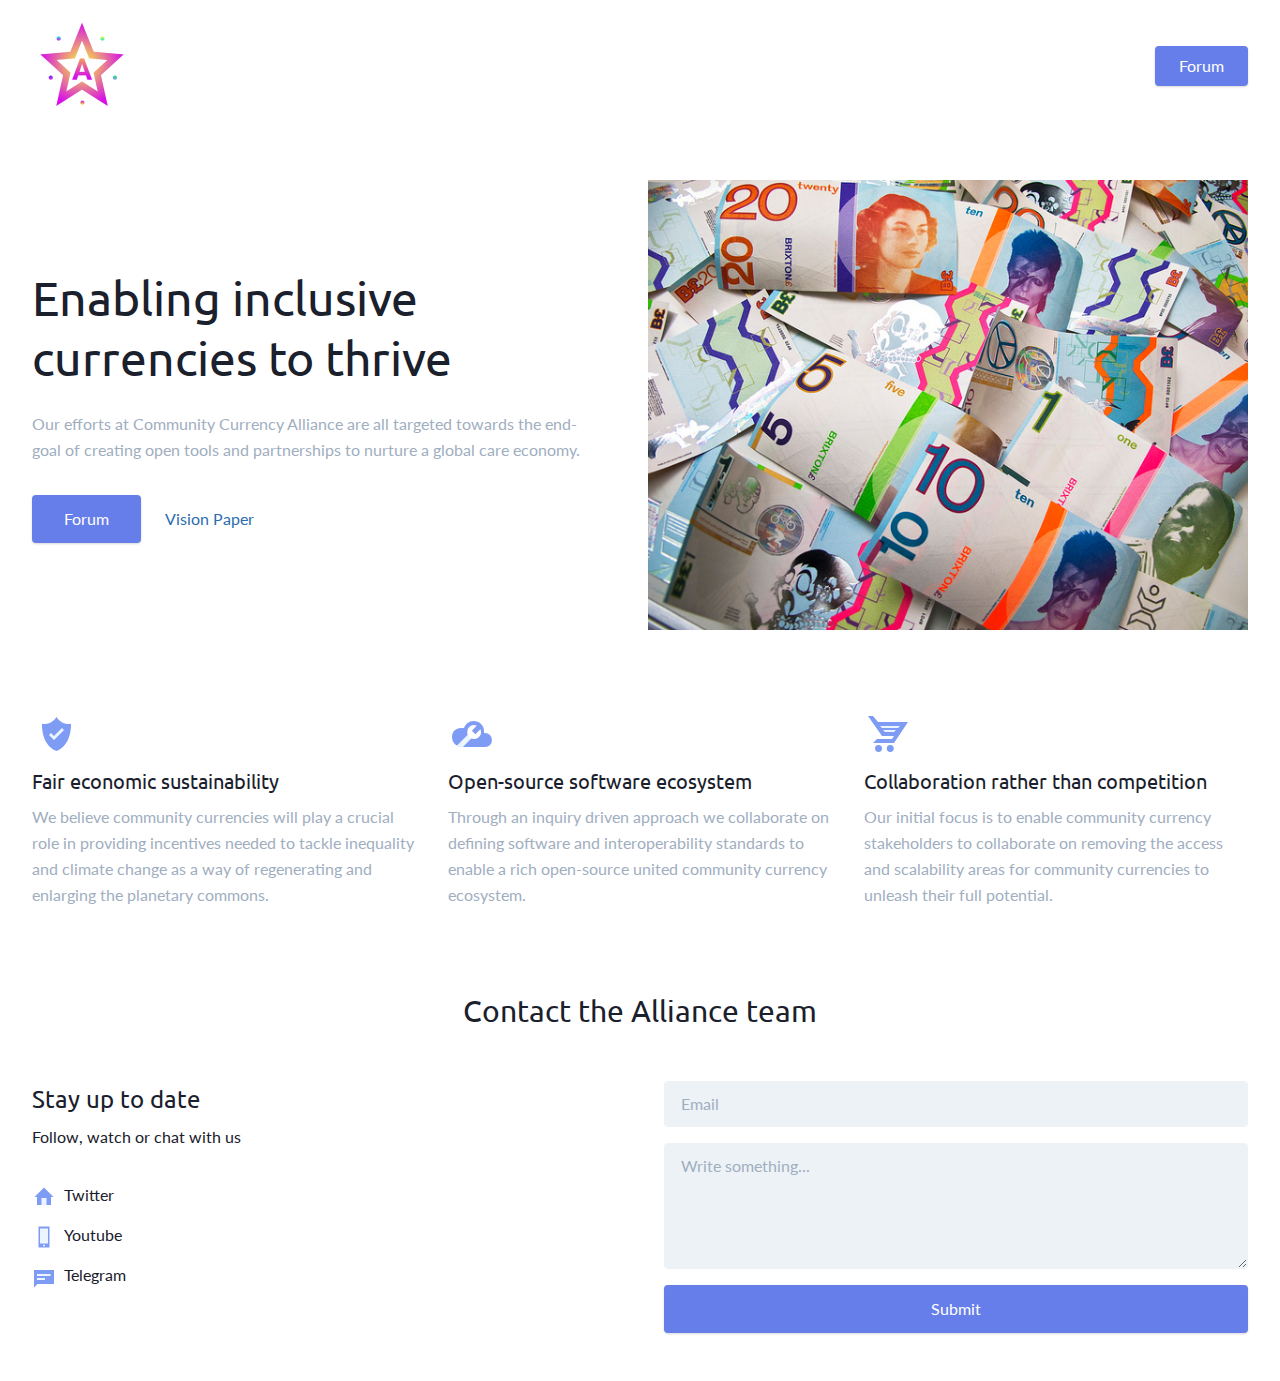
<file: index.html>
<!DOCTYPE html>
<html lang="en">
  <head>
    <title>Page title</title>
    <meta charset="utf-8">
    <meta name="viewport" content="width=device-width, initial-scale=1, shrink-to-fit=no">
    <meta name="description" content="">
    <meta name="author" content="">
    <link rel="stylesheet" href="https://fonts.googleapis.com/css?family=Ubuntu:300,300i,400i,400,500,500i,700,700i|Lato:100,100i,300,300i,400i,400,700,700i,900,900i|Ubuntu+Mono:400i,400,700,700i&amp;subset=latin">
    <link rel="stylesheet" href="css/tailwind/tailwind.min.css">
    <link rel="icon" type="image/png" sizes="16x16" href="favicon-tailwind.png">
    <script src="js/main.js"></script>
  </head>
  <body class="bg-body text-body font-body">
    <div class="container mx-auto px-4"> 
    
      <nav class="flex flex-wrap items-center justify-between p-4">
        <div class="flex flex-shrink-0 mr-10"><a class="text-xl text-indigo-500 font-semibold" href="#"><img src="images/Group_36.png" alt="" width="100"></a></div>
        <div class="block lg:hidden">
          <button class="navbar-burger flex items-center py-2 px-3 text-indigo-500 rounded border border-indigo-500">
            <svg class="fill-current h-3 w-3" viewBox="0 0 20 20" xmlns="http://www.w3.org/2000/svg">
              <title>Menu</title>
              <path d="M0 3h20v2H0V3zm0 6h20v2H0V9zm0 6h20v2H0v-2z">
              </path></svg>
          </button>
        </div>
        <div class="navbar-menu hidden lg:flex lg:flex-grow lg:items-center w-full lg:w-auto">
          <div class="lg:mr-auto"><a class="block lg:inline-block mt-4 lg:mt-0 mr-10 text-blue-900 hover:text-blue-700" href="#"></a><a class="block lg:inline-block mt-4 lg:mt-0 mr-10 text-blue-900 hover:text-blue-700" href="#"></a><a class="block lg:inline-block mt-4 lg:mt-0 mr-10 text-blue-900 hover:text-blue-700" href="#"></a><a class="block lg:inline-block mt-4 lg:mt-0 text-blue-900 hover:text-blue-700" href="#"></a></div>
          <div><a class="block lg:inline-block mt-4 lg:mt-0 lg:mr-8 text-blue-900 hover:text-blue-700" href="#"></a><a class="inline-block py-3 px-6 mt-4 lg:mt-0 leading-none text-white bg-indigo-500 hover:bg-indigo-600 rounded shadow" href="https://currency.community/">Forum</a></div>
        </div>
      </nav>
    
      <section class="py-12 px-4"><div class="flex flex-wrap items-center text-center lg:text-left -mx-2">
          <div class="lg:w-1/2 px-2 lg:pr-10 mt-10 lg:mt-0 order-1 lg:order-none">
            <h2 class="text-5xl mb-6 leading-tight font-heading">Enabling inclusive currencies to thrive</h2>
            <p class="mb-8 text-gray-500 leading-relaxed">Our efforts at Community Currency Alliance are all targeted towards the end-goal of creating open tools and partnerships to nurture a global care economy.</p>
            <div><a class="inline-block py-4 px-8 mr-6 leading-none text-white bg-indigo-500 hover:bg-indigo-600 rounded shadow" href="https://currency.community/">Forum</a><a class="text-blue-700 hover:underline" href="#">Vision Paper</a></div>
          </div>
          <div class="lg:w-1/2 px-2"><img src="images/New.jpg" alt=""></div>
        </div>
      </section>
    
      <section class="py-8 px-4"><div class="flex flex-wrap -mx-4 -mb-6">
          <div class="lg:w-1/3 px-4 mb-6">
            <img src="placeholders/icons/shield.svg" alt=""><h3 class="text-xl my-2 font-heading">Fair economic sustainability</h3>
            <p class="text-gray-500 leading-relaxed">We believe community currencies will play a crucial role in providing incentives needed to tackle inequality and climate change as a way of regenerating and enlarging the planetary commons. </p>
          </div>
          <div class="lg:w-1/3 px-4 mb-6">
            <img src="placeholders/icons/cloud-tools.svg" alt=""><h3 class="text-xl my-2 font-heading">Open-source software ecosystem</h3>
            <p class="text-gray-500 leading-relaxed">Through an inquiry driven approach we collaborate on defining software and interoperability standards to enable a rich open-source united community currency ecosystem.</p>
          </div>
          <div class="lg:w-1/3 px-4 mb-6">
            <img src="placeholders/icons/cart.svg" alt=""><h3 class="text-xl my-2 font-heading">Collaboration rather than competition</h3>
            <p class="text-gray-500 leading-relaxed">Our initial focus is to enable community currency stakeholders to collaborate on removing the access and scalability areas for community currencies to unleash their full potential. 
      </p>
          </div>
        </div>
      </section>
    
      <section class="py-12 px-4">
        <h2 class="text-3xl mb-12 text-center font-heading">Contact the Alliance team</h2>
        <div class="flex flex-wrap -mx-6">
          <div class="w-full lg:w-1/2 px-6 mb-8 lg:mb-0">
            <h3 class="text-2xl mb-2 font-heading">Stay up to date</h3>
            <p class="mb-8">Follow, watch or chat with us</p>
            <ul>
              <li class="mb-2"><img class="inline-block w-8 h-8 pr-2" src="placeholders/icons/home.svg" alt=""><span>Twitter</span></li>
              <li class="mb-2"><img class="inline-block w-8 h-8 pr-2" src="placeholders/icons/mobile.svg" alt=""><span>Youtube</span></li>
              <li class="mb-2"><img class="inline-block w-8 h-8 pr-2" src="placeholders/icons/message.svg" alt=""><span>Telegram</span></li>
            </ul>
          </div>
          <div class="w-full lg:w-1/2 px-6">
            <form>
              <div class="mb-4">
                <input class="appearance-none block w-full py-3 px-4 leading-tight text-gray-700 bg-gray-200 focus:bg-white border border-gray-200 focus:border-gray-500 rounded focus:outline-none" type="email" placeholder="Email">
              </div>
      
              <div class="mb-4"><textarea class="appearance-none block w-full py-3 px-4 leading-tight text-gray-700 bg-gray-200 focus:bg-white border border-gray-200 focus:border-gray-500 rounded focus:outline-none" placeholder="Write something..." rows="5"></textarea></div>
              <div>
                <button class="inline-block w-full py-4 px-8 leading-none text-white bg-indigo-500 hover:bg-indigo-600 rounded shadow">Submit</button>
              </div>
            </form>
          </div>
        </div>
      </section>
    </div>
  </body>
</html>
</file>
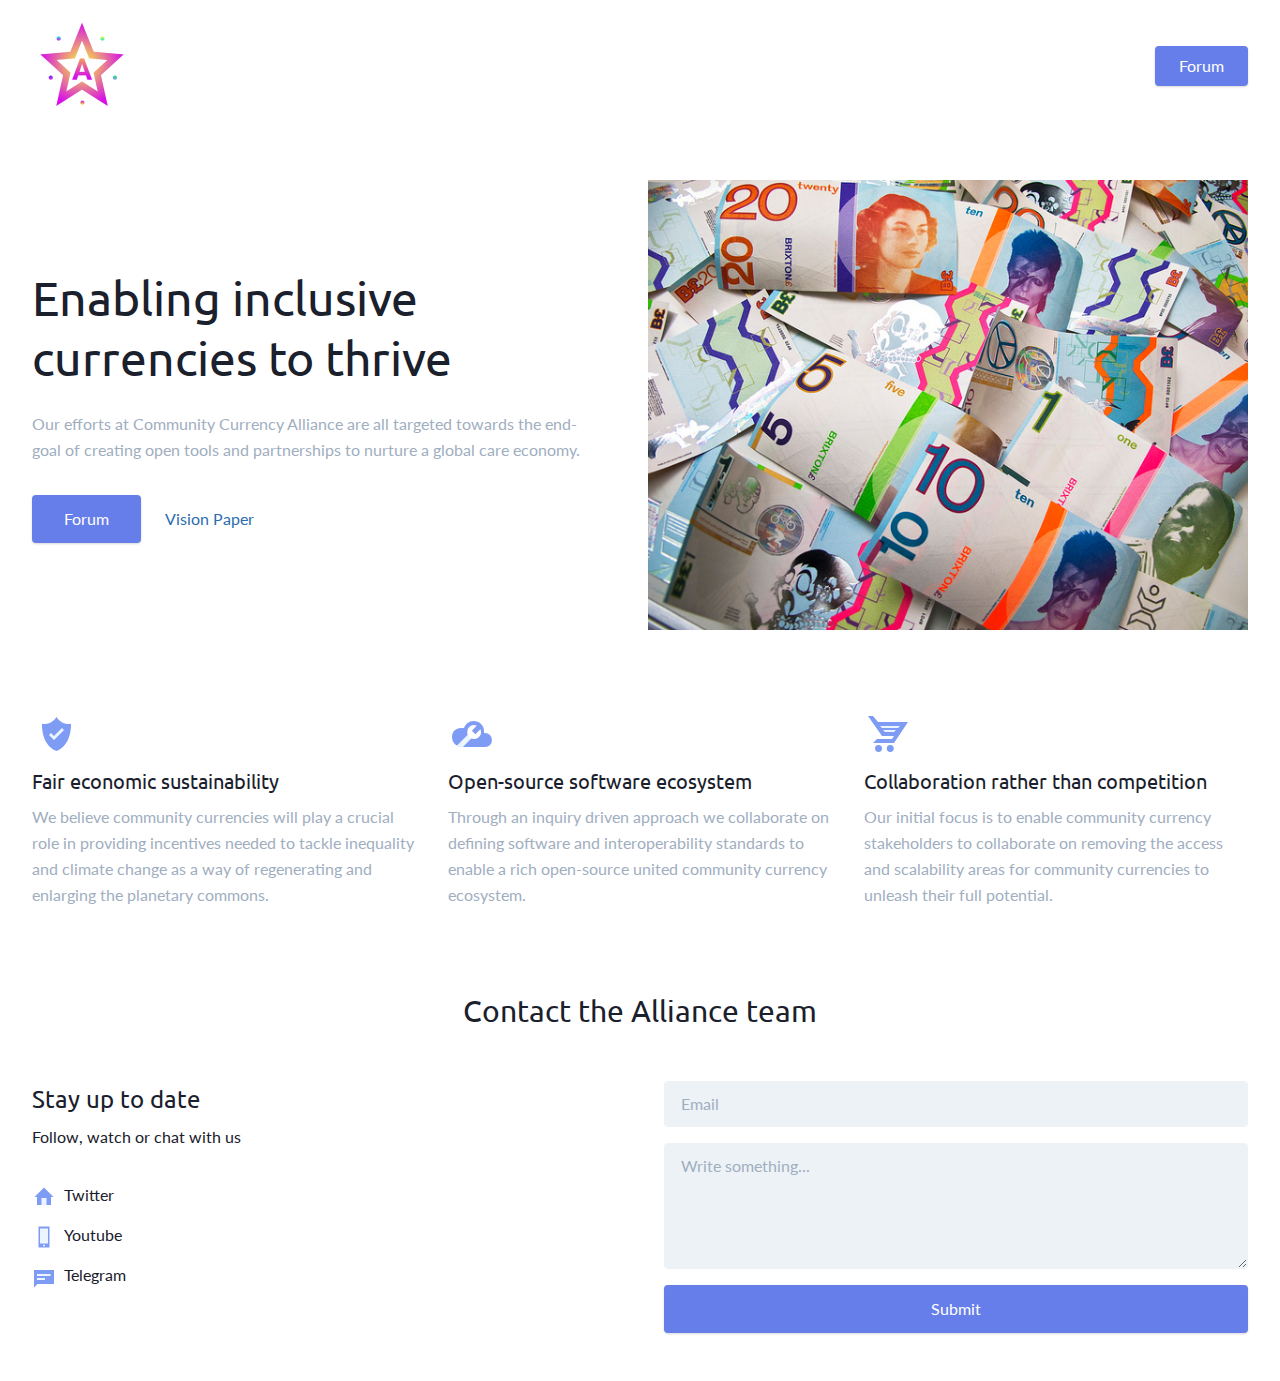
<file: public/index.html>
<!DOCTYPE html>
<html lang="en">
  <head>
    <title>Page title</title>
    <meta charset="utf-8">
    <meta name="viewport" content="width=device-width, initial-scale=1, shrink-to-fit=no">
    <meta name="description" content="">
    <meta name="author" content="">
    <link rel="stylesheet" href="https://fonts.googleapis.com/css?family=Ubuntu:300,300i,400i,400,500,500i,700,700i|Lato:100,100i,300,300i,400i,400,700,700i,900,900i|Ubuntu+Mono:400i,400,700,700i&amp;subset=latin">
    <link rel="stylesheet" href="css/tailwind/tailwind.min.css">
    <link rel="icon" type="image/png" sizes="16x16" href="favicon-tailwind.png">
    <script src="js/main.js"></script>
  </head>
  <body class="bg-body text-body font-body">
    <div class="container mx-auto px-4"> 
    
      <nav class="flex flex-wrap items-center justify-between p-4">
        <div class="flex flex-shrink-0 mr-10"><a class="text-xl text-indigo-500 font-semibold" href="#"><img src="images/Group_36.png" alt="" width="100"></a></div>
        <div class="block lg:hidden">
          <button class="navbar-burger flex items-center py-2 px-3 text-indigo-500 rounded border border-indigo-500">
            <svg class="fill-current h-3 w-3" viewBox="0 0 20 20" xmlns="http://www.w3.org/2000/svg">
              <title>Menu</title>
              <path d="M0 3h20v2H0V3zm0 6h20v2H0V9zm0 6h20v2H0v-2z">
              </path></svg>
          </button>
        </div>
        <div class="navbar-menu hidden lg:flex lg:flex-grow lg:items-center w-full lg:w-auto">
          <div class="lg:mr-auto"><a class="block lg:inline-block mt-4 lg:mt-0 mr-10 text-blue-900 hover:text-blue-700" href="#"></a><a class="block lg:inline-block mt-4 lg:mt-0 mr-10 text-blue-900 hover:text-blue-700" href="#"></a><a class="block lg:inline-block mt-4 lg:mt-0 mr-10 text-blue-900 hover:text-blue-700" href="#"></a><a class="block lg:inline-block mt-4 lg:mt-0 text-blue-900 hover:text-blue-700" href="#"></a></div>
          <div><a class="block lg:inline-block mt-4 lg:mt-0 lg:mr-8 text-blue-900 hover:text-blue-700" href="#"></a><a class="inline-block py-3 px-6 mt-4 lg:mt-0 leading-none text-white bg-indigo-500 hover:bg-indigo-600 rounded shadow" href="https://currency.community/">Forum</a></div>
        </div>
      </nav>
    
      <section class="py-12 px-4"><div class="flex flex-wrap items-center text-center lg:text-left -mx-2">
          <div class="lg:w-1/2 px-2 lg:pr-10 mt-10 lg:mt-0 order-1 lg:order-none">
            <h2 class="text-5xl mb-6 leading-tight font-heading">Enabling inclusive currencies to thrive</h2>
            <p class="mb-8 text-gray-500 leading-relaxed">Our efforts at Community Currency Alliance are all targeted towards the end-goal of creating open tools and partnerships to nurture a global care economy.</p>
            <div><a class="inline-block py-4 px-8 mr-6 leading-none text-white bg-indigo-500 hover:bg-indigo-600 rounded shadow" href="https://currency.community/">Forum</a><a class="text-blue-700 hover:underline" href="https://docs.google.com/document/d/1v41k1cyYKpqzeygt77oWHXV2_Z3DfPGnlg4yVbb40EA/edit?usp=sharing">Vision Paper</a></div>
          </div>
          <div class="lg:w-1/2 px-2"><img src="images/New.jpg" alt=""></div>
        </div>
      </section>
    
      <section class="py-8 px-4"><div class="flex flex-wrap -mx-4 -mb-6">
          <div class="lg:w-1/3 px-4 mb-6">
            <img src="placeholders/icons/shield.svg" alt=""><h3 class="text-xl my-2 font-heading">Fair economic sustainability</h3>
            <p class="text-gray-500 leading-relaxed">We believe community currencies will play a crucial role in providing incentives needed to tackle inequality and climate change as a way of regenerating and enlarging the planetary commons. </p>
          </div>
          <div class="lg:w-1/3 px-4 mb-6">
            <img src="placeholders/icons/cloud-tools.svg" alt=""><h3 class="text-xl my-2 font-heading">Open-source software ecosystem</h3>
            <p class="text-gray-500 leading-relaxed">Through an inquiry driven approach we collaborate on defining software and interoperability standards to enable a rich open-source united community currency ecosystem.</p>
          </div>
          <div class="lg:w-1/3 px-4 mb-6">
            <img src="placeholders/icons/cart.svg" alt=""><h3 class="text-xl my-2 font-heading">Collaboration rather than competition</h3>
            <p class="text-gray-500 leading-relaxed">Our initial focus is to enable community currency stakeholders to collaborate on removing the access and scalability areas for community currencies to unleash their full potential. 
      </p>
          </div>
        </div>
      </section>
    
      <section class="py-12 px-4">
        <h2 class="text-3xl mb-12 text-center font-heading">Contact the Alliance team</h2>
        <div class="flex flex-wrap -mx-6">
          <div class="w-full lg:w-1/2 px-6 mb-8 lg:mb-0">
            <h3 class="text-2xl mb-2 font-heading">Stay up to date</h3>
            <p class="mb-8">Follow, watch or chat with us</p>
            <ul>
              <li class="mb-2"><img class="inline-block w-8 h-8 pr-2" src="placeholders/icons/home.svg" alt=""><span>Twitter</span></li>
              <li class="mb-2"><img class="inline-block w-8 h-8 pr-2" src="placeholders/icons/mobile.svg" alt=""><span>Youtube</span></li>
              <li class="mb-2"><img class="inline-block w-8 h-8 pr-2" src="placeholders/icons/message.svg" alt=""><span>Telegram</span></li>
            </ul>
          </div>
          <div class="w-full lg:w-1/2 px-6">
            <form>
              <div class="mb-4">
                <input class="appearance-none block w-full py-3 px-4 leading-tight text-gray-700 bg-gray-200 focus:bg-white border border-gray-200 focus:border-gray-500 rounded focus:outline-none" type="email" placeholder="Email">
              </div>
      
              <div class="mb-4"><textarea class="appearance-none block w-full py-3 px-4 leading-tight text-gray-700 bg-gray-200 focus:bg-white border border-gray-200 focus:border-gray-500 rounded focus:outline-none" placeholder="Write something..." rows="5"></textarea></div>
              <div>
                <button class="inline-block w-full py-4 px-8 leading-none text-white bg-indigo-500 hover:bg-indigo-600 rounded shadow">Submit</button>
              </div>
            </form>
          </div>
        </div>
      </section>
    </div>
  </body>
</html>
</file>
